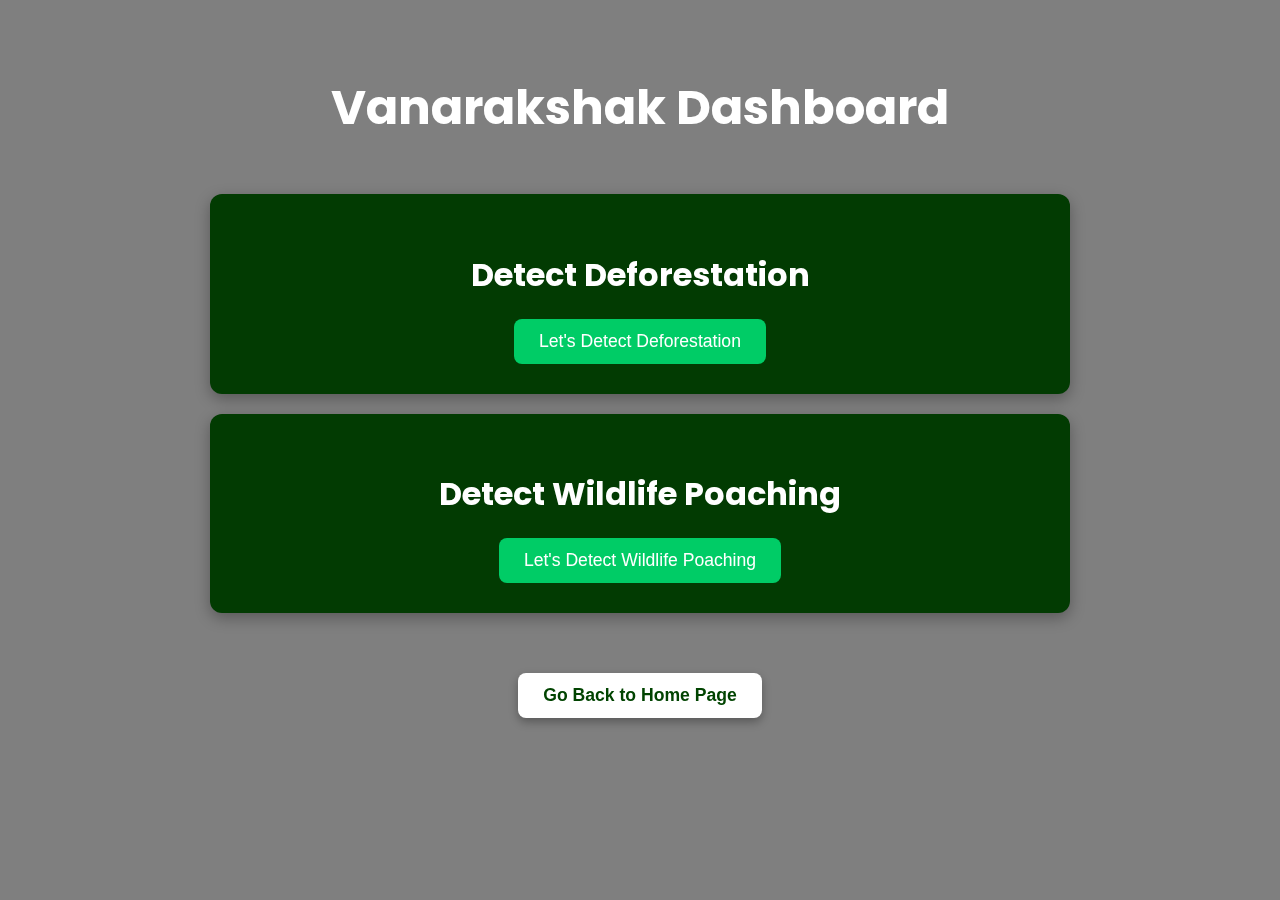
<file: dashboard.html>
<!DOCTYPE html>
<html lang="en">
<head>
  <meta charset="UTF-8" />
  <meta name="viewport" content="width=device-width, initial-scale=1.0"/>
  <title>Vanarakshak Dashboard</title>
  <link href="https://fonts.googleapis.com/css2?family=Poppins:wght@400;600&display=swap" rel="stylesheet">

  <style>
    body {
      font-family: 'Poppins', sans-serif;
      background-image: url("https://img.freepik.com/premium-photo/picture-animals-forest-with-sun-trees_1315312-94799.jpg");
      color: white;
      margin: 0;
      padding: 40px 20px;
      position: relative;
      z-index: 0;
    }

    body::before {
      content: "";
      position: fixed;
      top: 0;
      left: 0;
      width: 100%;
      height: 100%;
      background-color: rgba(0, 0, 0, 0.5); /* Dim level */
      z-index: -1;
    }

    h1 {
      text-align: center;
      font-size: 3em;
      margin-bottom: 50px;
    }

    .category {
      background-color: #023b02;
      border-radius: 12px;
      padding: 30px;
      margin: 20px auto;
      max-width: 800px;
      box-shadow: 0 5px 15px rgba(0,0,0,0.3);
      text-align: center;
    }

    .category h2 {
      font-size: 2em;
      margin-bottom: 20px;
    }

    .category button {
      background-color: #00cc66;
      color: white;
      font-size: 1.1em;
      padding: 12px 25px;
      border: none;
      border-radius: 8px;
      cursor: pointer;
      transition: background 0.3s ease;
    }

    .category button:hover {
      background-color: #00a555;
    }

    .back-button {
      display: block;
      margin: 60px auto 20px;
      text-align: center;
    }

    .back-button a {
      text-decoration: none;
    }

    .back-button button {
      background-color: #ffffff;
      color: #014401;
      font-weight: bold;
      font-size: 1.1em;
      padding: 12px 25px;
      border: none;
      border-radius: 8px;
      cursor: pointer;
      transition: background 0.3s ease;
      box-shadow: 0 4px 10px rgba(0,0,0,0.3);
    }

    .back-button button:hover {
      background-color: #f0f0f0;
    }
  </style>
</head>
<body>
  <h1>Vanarakshak Dashboard</h1>

  <div class="category">
    <h2>Detect Deforestation</h2>
    <a href="map.html" target="_blank">
    <button>Let's Detect Deforestation</button>
    </a>
  </div>

  <div class="category">
    <h2>Detect Wildlife Poaching</h2>
    <button onclick="runPoaching()">Let's Detect Wildlife Poaching</button>

    <script>
    function runPoaching() {
      window.open('poaching_detection.html', '_blank');
    }
    </script>
  </div>

  <div class="back-button">
    <a href="index.html" target="_blank">
      <button>Go Back to Home Page</button>
    </a>
  </div>
</body>
</html>
</file>
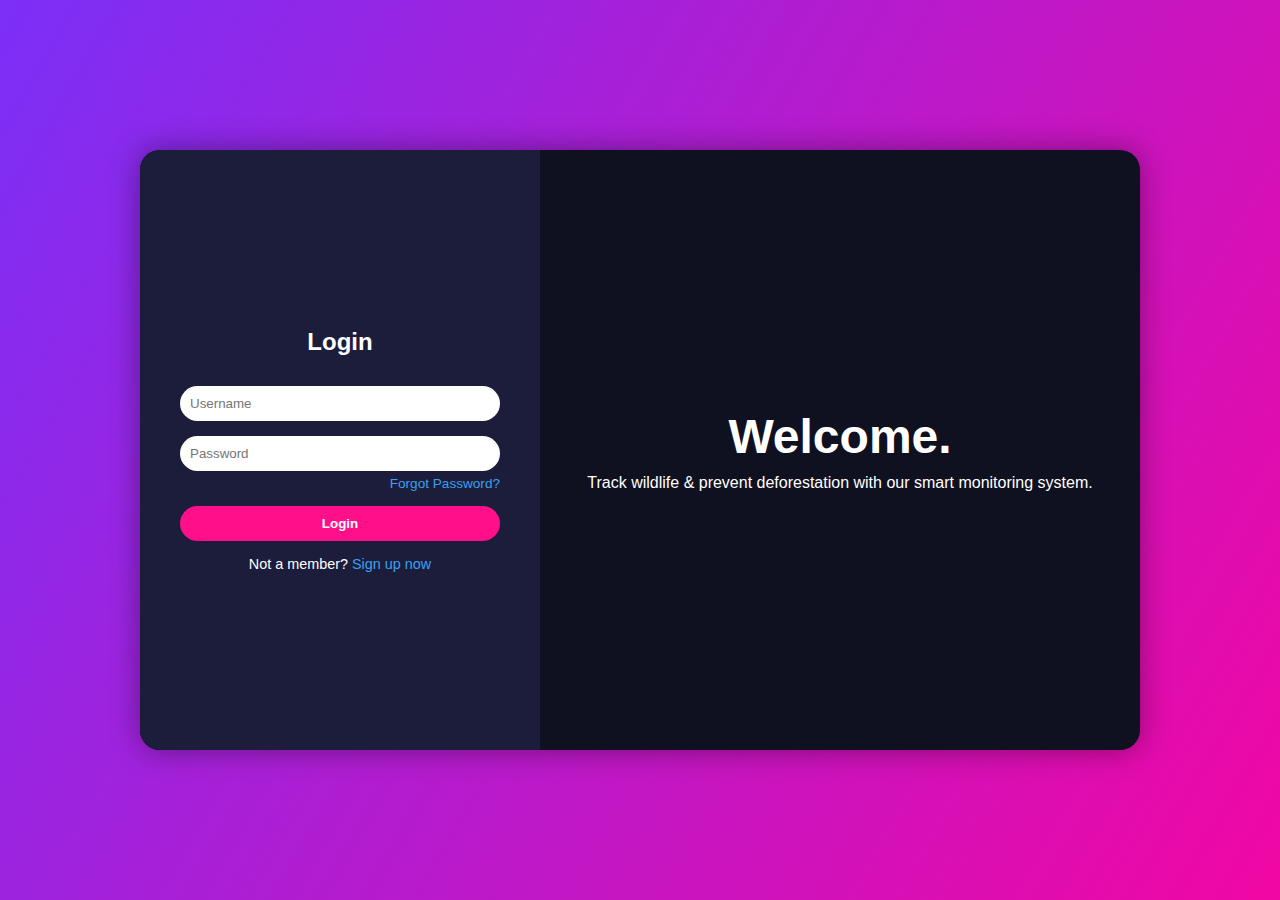
<file: login.html>
<!DOCTYPE html>
<html lang="en">
<head>
  <meta charset="UTF-8" />
  <meta name="viewport" content="width=device-width, initial-scale=1.0" />
  <title>Responsive Login/Signup Page</title>
  <style>
    * {
      margin: 0;
      padding: 0;
      box-sizing: border-box;
      font-family: 'Segoe UI', sans-serif;
    }

    body {
      background: linear-gradient(120deg, #7b2ff7, #f107a3);
      height: 100vh;
      display: flex;
      justify-content: center;
      align-items: center;
    }

    .container {
      width: 90%;
      max-width: 1000px;
      height: 600px;
      background-color: #0f1020;
      border-radius: 20px;
      display: flex;
      box-shadow: 0 0 30px rgba(0,0,0,0.4);
      overflow: hidden;
    }

    .form-section {
      width: 40%;
      padding: 40px;
      color: white;
      display: flex;
      flex-direction: column;
      justify-content: center;
      background: #1c1d3b;
    }

    .form-section h2 {
      margin-bottom: 30px;
      text-align: center;
    }

    .form-section input {
      width: 100%;
      margin-bottom: 15px;
      padding: 10px;
      border-radius: 20px;
      border: none;
      outline: none;
    }

    .form-section button {
      background-color: #ff0f8a;
      border: none;
      padding: 10px;
      border-radius: 20px;
      color: white;
      font-weight: bold;
      cursor: pointer;
    }

    .forgot-password {
      text-align: right;
      font-size: 0.85rem;
      margin-top: -10px;
      margin-bottom: 15px;
    }

    .forgot-password a {
      color: #38a1f2;
      text-decoration: none;
    }

    .form-section .toggle {
      margin-top: 15px;
      font-size: 0.9rem;
      text-align: center;
    }

    .form-section .toggle a {
      color: #38a1f2;
      cursor: pointer;
      text-decoration: none;
    }

    .welcome-section {
      width: 60%;
      background: url('https://images.unsplash.com/photo-1503264116251-35a269479413?fit=crop&w=1000&q=80') no-repeat center center/cover;
      color: white;
      display: flex;
      flex-direction: column;
      justify-content: center;
      align-items: center;
      text-align: center;
      padding: 20px;
    }

    .welcome-section h1 {
      font-size: 3rem;
    }

    .welcome-section p {
      margin-top: 10px;
      font-size: 1rem;
    }

    @media (max-width: 768px) {
      .container {
        flex-direction: column;
        height: auto;
      }

      .form-section, .welcome-section {
        width: 100%;
        height: auto;
      }

      .forgot-password {
        text-align: center;
      }
    }
  </style>
</head>
<body>
  <div class="container">
    <div class="form-section" id="form-section">
      <h2 id="form-title">Login</h2>
      <input type="text" placeholder="Username" id="username" />
      <input type="password" placeholder="Password" id="password" />
      <div class="forgot-password" id="forgot-password">
        <a href="#">Forgot Password?</a>
      </div>
      <input type="email" placeholder="Email" id="email" style="display:none;" />
      <button onclick="handleSubmit()" id="submit-btn">Login</button>
      <div class="toggle">
        <span id="toggle-text">Not a member?</span>
        <a onclick="toggleForm()" id="toggle-link">Sign up now</a>
      </div>
    </div>
    <div class="welcome-section">
      <h1>Welcome.</h1>
      <p>Track wildlife & prevent deforestation with our smart monitoring system.</p>
    </div>
  </div>

  <script>
    let isLogin = true;

    function toggleForm() {
      const emailField = document.getElementById('email');
      const title = document.getElementById('form-title');
      const submitBtn = document.getElementById('submit-btn');
      const toggleText = document.getElementById('toggle-text');
      const toggleLink = document.getElementById('toggle-link');
      const forgotPassword = document.getElementById('forgot-password');

      if (isLogin) {
        emailField.style.display = 'block';
        title.innerText = 'Sign Up';
        submitBtn.innerText = 'Sign Up';
        toggleText.innerText = 'Already have an account?';
        toggleLink.innerText = 'Login here';
        forgotPassword.style.display = 'none';
      } else {
        emailField.style.display = 'none';
        title.innerText = 'Login';
        submitBtn.innerText = 'Login';
        toggleText.innerText = 'Not a member?';
        toggleLink.innerText = 'Sign up now';
        forgotPassword.style.display = 'block';
      }

      isLogin = !isLogin;
    }

    function validateEmail(email) {
      const re = /^(([^<>()\[\]\\.,;:\s@"]+(\.[^<>()\[\]\\.,;:\s@"]+)*)|(".+"))@(([^<>()[\]\\.,;:\s@"]+\.)+[^<>()[\]\\.,;:\s@"]{2,})$/i;
      return re.test(String(email).toLowerCase());
    }

    function handleSubmit() {
      const username = document.getElementById('username').value.trim();
      const password = document.getElementById('password').value.trim();
      const email = document.getElementById('email').value.trim();

      if (!username || !password || (!isLogin && !email)) {
        alert('Please fill in all required fields.');
        return;
      }

      if (!isLogin && !validateEmail(email)) {
        alert('Please enter a valid email address.');
        return;
      }

      if (isLogin) {
        alert(`Welcome back, ${username}!`);
      } else {
        alert(`Account created for ${username}!`);
      }
    }
  </script>
</body>
</html>
</file>
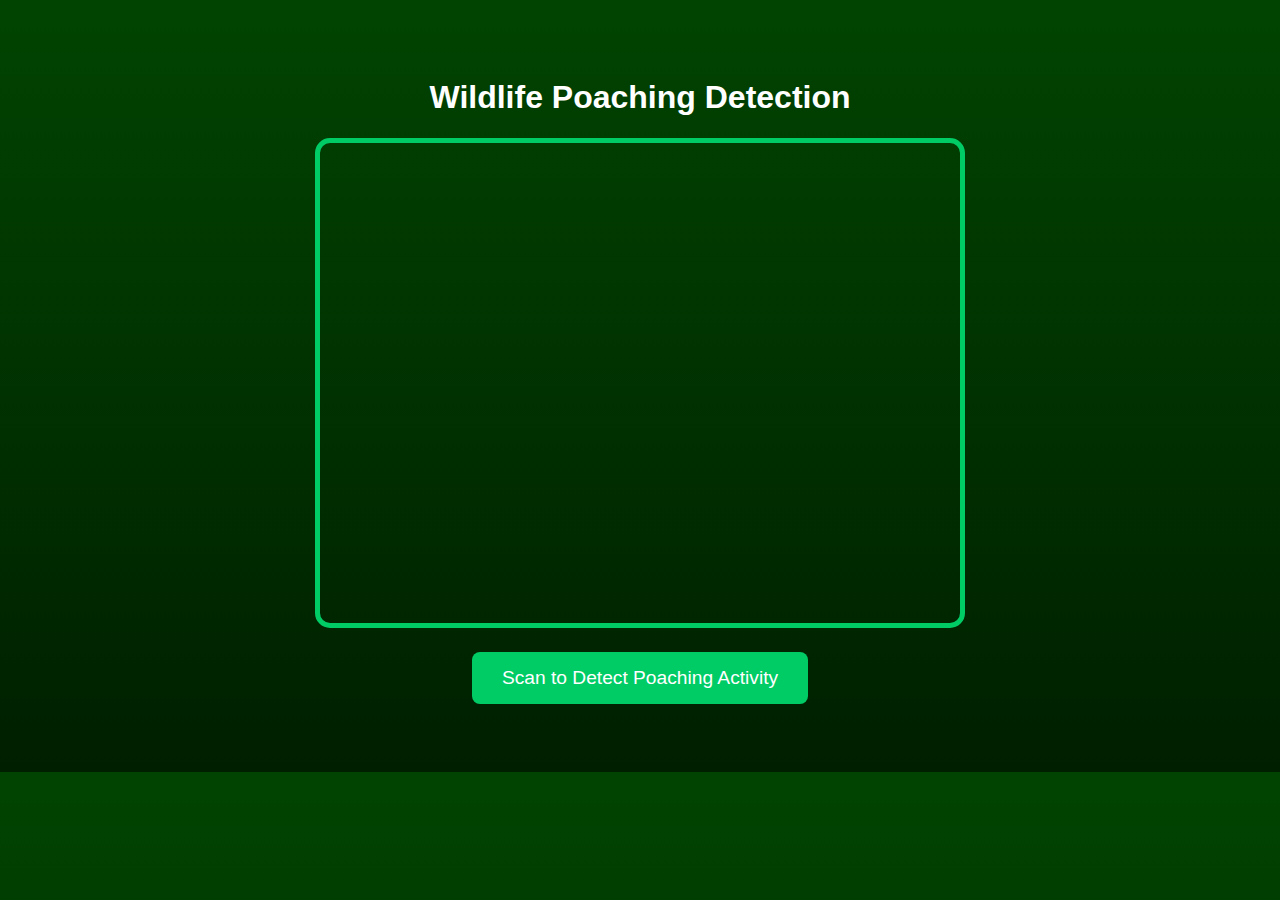
<file: poaching_detection.html>
<!DOCTYPE html>
<html>
<head>
  <title>Poaching Detection</title>
  <style>
    body {
      font-family: 'Poppins', sans-serif;
      background: linear-gradient(#014401, #001f00);
      color: white;
      text-align: center;
      padding: 50px;
    }
    video, img#annotated {
      width: 640px;
      height: 480px;
      border: 5px solid #00cc66;
      border-radius: 15px;
      margin-bottom: 20px;
    }
    .button {
      padding: 15px 30px;
      background-color: #00cc66;
      border: none;
      color: white;
      border-radius: 8px;
      font-size: 1.2em;
      cursor: pointer;
    }
    .button:hover {
      background-color: #00a555;
    }
    #result {
      font-size: 1.2em;
      margin-top: 10px;
    }
    #snapshot {
      display: none;
    }
  </style>
</head>
<body>
  <h1>Wildlife Poaching Detection</h1>

  <!-- live webcam feed -->
  <video id="webcam" autoplay></video><br>
  <button class="button" id="scanBtn">Scan to Detect Poaching Activity</button>

  <!-- display annotated result -->
  <img id="annotated" style="display:none;" alt="Detection Result"><br>
  <div id="result"></div>

  <canvas id="snapshot" width="640" height="480"></canvas>

  <script>
    const video = document.getElementById('webcam');
    const canvas = document.getElementById('snapshot');
    const annotated = document.getElementById('annotated');
    const resultDiv = document.getElementById('result');
    const scanBtn = document.getElementById('scanBtn');
    const ctx = canvas.getContext('2d');

    // start webcam on page load
    navigator.mediaDevices.getUserMedia({ video: true })
      .then(stream => { video.srcObject = stream; })
      .catch(err => alert('Webcam error: ' + err.message));

    scanBtn.addEventListener('click', async () => {
      scanBtn.disabled = true;
      scanBtn.innerText = 'Capturing...';

      // capture frame
      ctx.drawImage(video, 0, 0, canvas.width, canvas.height);
      const dataUrl = canvas.toDataURL('image/jpeg', 0.8);

      scanBtn.innerText = 'Processing...';
      try {
        const resp = await fetch('http://127.0.0.1:5500/detect', {
          method: 'POST',
          headers: { 'Content-Type': 'application/json' },
          body: JSON.stringify({ image: dataUrl })
        });
        if (!resp.ok) throw new Error(`Server error: ${resp.status}`);

        // if server returns annotated image as base64
        const contentType = resp.headers.get('Content-Type');
        if (contentType && contentType.includes('application/json')) {
          const data = await resp.json();
          resultDiv.innerText = data.message || '';
          if (data.annotated_image) {
            annotated.src = data.annotated_image;
            annotated.style.display = 'block';
          }
          if (data.status === 'alert') alert('⚠️ ' + data.message);
        } else {
          // fallback: blob image
          const blob = await resp.blob();
          const url = URL.createObjectURL(blob);
          annotated.src = url;
          annotated.style.display = 'block';
          resultDiv.innerText = 'Detection complete';
        }
      } catch (err) {
        alert('Error: ' + err.message);
      } finally {
        scanBtn.disabled = false;
        scanBtn.innerText = 'Scan to Detect Poaching Activity';
      }
    });
  </script>
</body>
</html>
</file>
